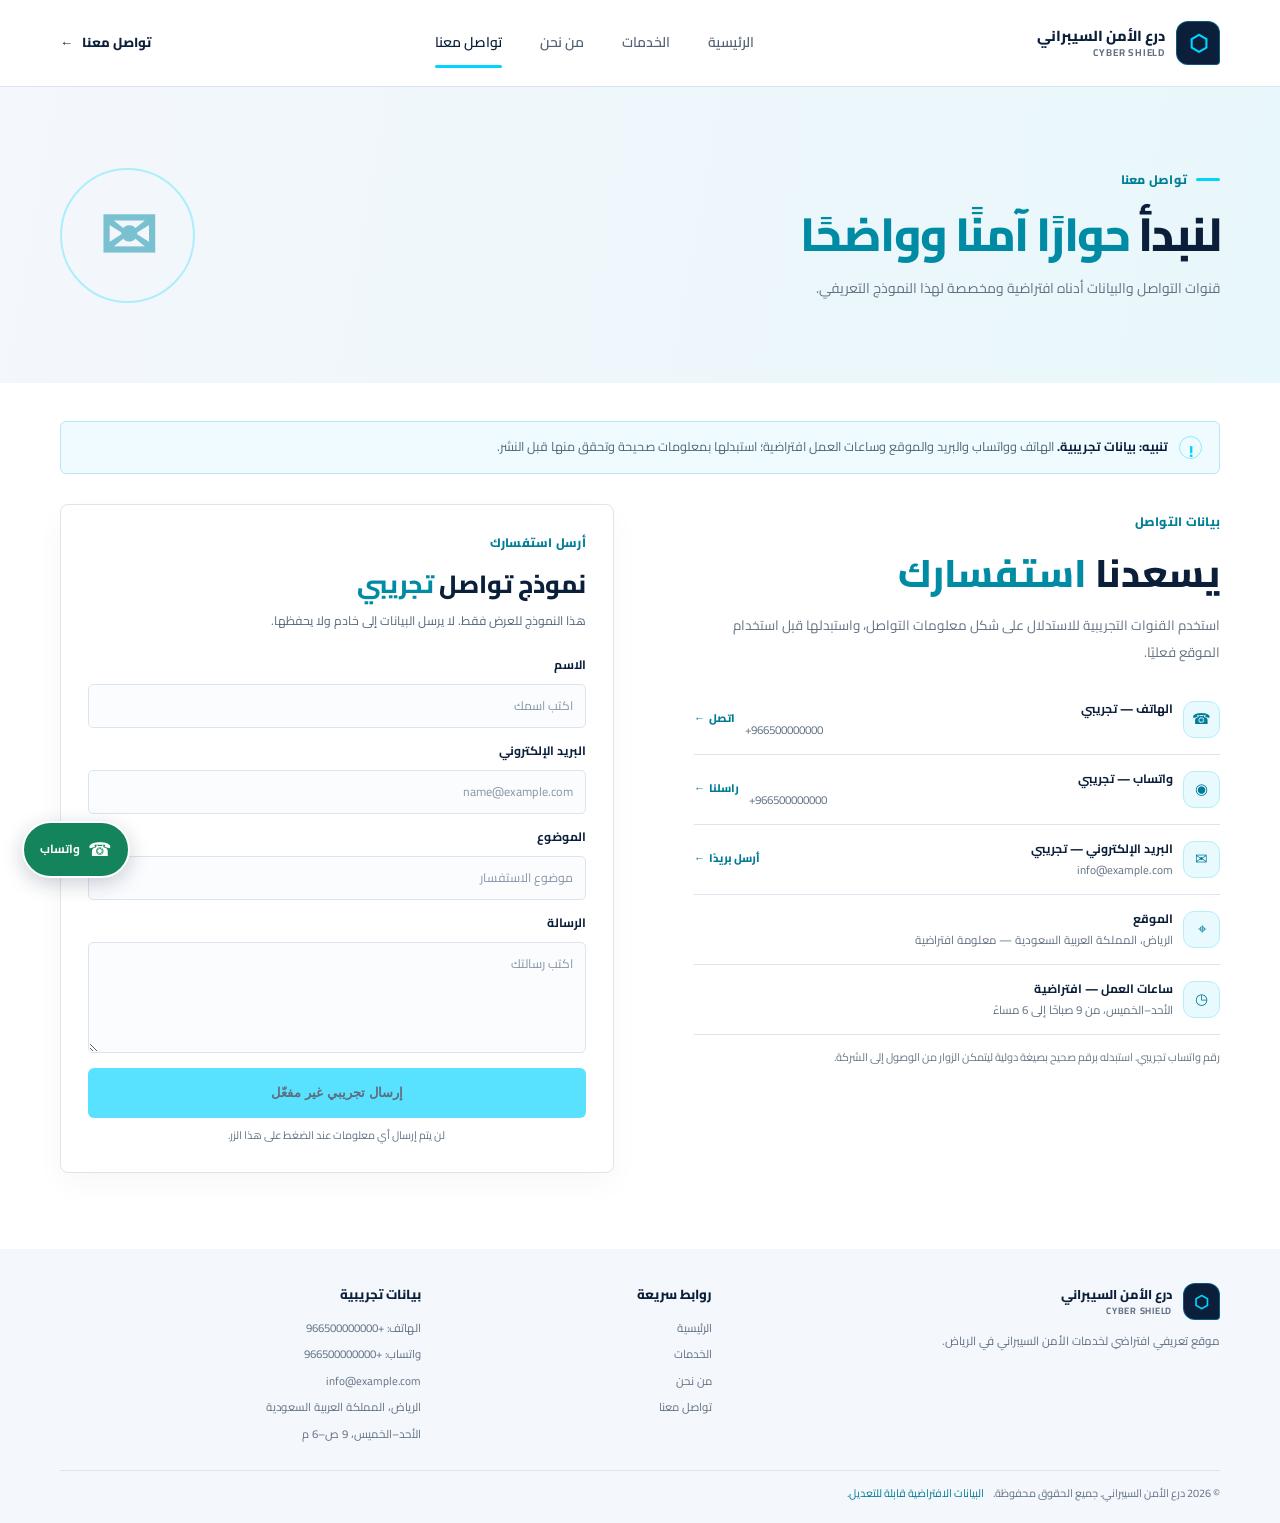
<file: contact.html>
<!doctype html>
<html lang="ar" dir="rtl">
<head>
  <meta charset="utf-8">
  <meta name="viewport" content="width=device-width, initial-scale=1">
  <meta name="theme-color" content="#0B1F3A">
  <meta name="description" content="بيانات تواصل ونموذج شكلي تجريبي لشركة درع الأمن السيبراني الافتراضية في الرياض.">
  <title>تواصل معنا | درع الأمن السيبراني</title>
  <link rel="preconnect" href="https://fonts.googleapis.com">
  <link rel="preconnect" href="https://fonts.gstatic.com" crossorigin>
  <link href="https://fonts.googleapis.com/css2?family=Cairo:wght@400;500;600;700;800&display=swap" rel="stylesheet">
  <link rel="stylesheet" href="style.css">
</head>
<body>
  <header class="site-header"><div class="container header-inner">
    <a class="brand" href="index.html" aria-label="درع الأمن السيبراني - الرئيسية"><span class="brand-mark" aria-hidden="true">⬡</span><span class="brand-name">درع الأمن السيبراني<span>CYBER SHIELD</span></span></a>
    <nav class="main-nav" aria-label="التنقل الرئيسي"><a href="index.html">الرئيسية</a><a href="services.html">الخدمات</a><a href="about.html">من نحن</a><a class="active" href="contact.html" aria-current="page">تواصل معنا</a></nav>
    <a class="header-cta" href="contact.html">تواصل معنا <span aria-hidden="true">←</span></a>
  </div></header>
  <main>
    <section class="page-hero"><div class="container page-hero-inner"><div><p class="eyebrow"><span></span> تواصل معنا</p><h1>لنبدأ <span>حوارًا آمنًا وواضحًا</span></h1><p>قنوات التواصل والبيانات أدناه افتراضية ومخصصة لهذا النموذج التعريفي.</p></div><div class="page-hero-symbol" aria-hidden="true">✉</div></div></section>
    <section class="section contact-content"><div class="container">
      <div class="demo-banner"><span aria-hidden="true">!</span><p><strong>تنبيه: بيانات تجريبية.</strong> الهاتف وواتساب والبريد والموقع وساعات العمل افتراضية؛ استبدلها بمعلومات صحيحة وتحقق منها قبل النشر.</p></div>
      <div class="contact-grid">
        <div class="contact-copy">
          <p class="eyebrow">بيانات التواصل</p><h2>يسعدنا <span>استفسارك</span></h2>
          <p>استخدم القنوات التجريبية للاستدلال على شكل معلومات التواصل، واستبدلها قبل استخدام الموقع فعليًا.</p>
          <div class="contact-methods">
            <div class="contact-detail"><span class="detail-icon" aria-hidden="true">☎</span><span><strong>الهاتف — تجريبي</strong><a href="tel:+966500000000" dir="ltr">+966500000000</a></span><a class="method-link" href="tel:+966500000000">اتصل <span aria-hidden="true">←</span></a></div>
            <div class="contact-detail"><span class="detail-icon" aria-hidden="true">◉</span><span><strong>واتساب — تجريبي</strong><small dir="ltr">+966500000000</small></span><a class="method-link" href="https://wa.me/966500000000" target="_blank" rel="noopener noreferrer">راسلنا <span aria-hidden="true">←</span></a></div>
            <div class="contact-detail"><span class="detail-icon" aria-hidden="true">✉</span><span><strong>البريد الإلكتروني — تجريبي</strong><a href="mailto:info@example.com">info@example.com</a></span><a class="method-link" href="mailto:info@example.com">أرسل بريدًا <span aria-hidden="true">←</span></a></div>
            <div class="contact-detail"><span class="detail-icon" aria-hidden="true">⌖</span><span><strong>الموقع</strong><small>الرياض، المملكة العربية السعودية — معلومة افتراضية</small></span></div>
            <div class="contact-detail"><span class="detail-icon" aria-hidden="true">◷</span><span><strong>ساعات العمل — افتراضية</strong><small>الأحد–الخميس، من 9 صباحًا إلى 6 مساءً</small></span></div>
          </div>
          <p class="contact-hint">رقم واتساب تجريبي. استبدله برقم صحيح بصيغة دولية ليتمكن الزوار من الوصول إلى الشركة.</p>
        </div>
        <div class="form-panel">
          <p class="eyebrow">أرسل استفسارك</p><h2>نموذج تواصل <span>تجريبي</span></h2>
          <p class="form-notice">هذا النموذج للعرض فقط. لا يرسل البيانات إلى خادم ولا يحفظها.</p>
          <form>
            <label for="contact-name">الاسم</label>
            <input id="contact-name" name="name" type="text" autocomplete="name" placeholder="اكتب اسمك">
            <label for="contact-email">البريد الإلكتروني</label>
            <input id="contact-email" name="email" type="email" autocomplete="email" placeholder="name@example.com">
            <label for="contact-subject">الموضوع</label>
            <input id="contact-subject" name="subject" type="text" placeholder="موضوع الاستفسار">
            <label for="contact-message">الرسالة</label>
            <textarea id="contact-message" name="message" rows="4" placeholder="اكتب رسالتك"></textarea>
            <button class="button button-primary form-button" type="button" disabled>إرسال تجريبي غير مفعّل</button>
            <small class="form-disclaimer">لن يتم إرسال أي معلومات عند الضغط على هذا الزر.</small>
          </form>
        </div>
      </div>
    </div></section>
  </main>
  <footer class="site-footer"><div class="container footer-grid">
    <div><a class="brand brand-footer" href="index.html"><span class="brand-mark" aria-hidden="true">⬡</span><span class="brand-name">درع الأمن السيبراني<span>CYBER SHIELD</span></span></a><p class="footer-description">موقع تعريفي افتراضي لخدمات الأمن السيبراني في الرياض.</p></div>
    <div class="footer-links"><h2>روابط سريعة</h2><a href="index.html">الرئيسية</a><a href="services.html">الخدمات</a><a href="about.html">من نحن</a><a href="contact.html">تواصل معنا</a></div>
    <div class="footer-contact"><h2>بيانات تجريبية</h2><a href="tel:+966500000000">الهاتف: +966500000000</a><a href="https://wa.me/966500000000" target="_blank" rel="noopener noreferrer">واتساب: +966500000000</a><a href="mailto:info@example.com">info@example.com</a><p>الرياض، المملكة العربية السعودية</p><p>الأحد–الخميس، 9 ص–6 م</p></div>
    <small class="copyright">© 2026 درع الأمن السيبراني. جميع الحقوق محفوظة. <span>البيانات الافتراضية قابلة للتعديل.</span></small>
  </div></footer>
  <a class="whatsapp-float" href="https://wa.me/966500000000?text=%D9%85%D8%B1%D8%AD%D8%A8%D8%A7%D9%8B%D8%8C%20%D8%A3%D8%B1%D8%BA%D8%A8%20%D9%81%D9%8A%20%D8%A7%D9%84%D8%A7%D8%B3%D8%AA%D9%81%D8%B3%D8%A7%D8%B1%20%D8%B9%D9%86%20%D8%AE%D8%AF%D9%85%D8%A7%D8%AA%20%D8%A7%D9%84%D8%A3%D9%85%D9%86%20%D8%A7%D9%84%D8%B3%D9%8A%D8%A8%D8%B1%D8%A7%D9%86%D9%8A" target="_blank" rel="noopener noreferrer" aria-label="واتساب تجريبي؛ استبدل الرقم برقم حقيقي قبل النشر"><span aria-hidden="true">☎</span><span class="whatsapp-label">واتساب</span></a>
</body>
</html>
</file>
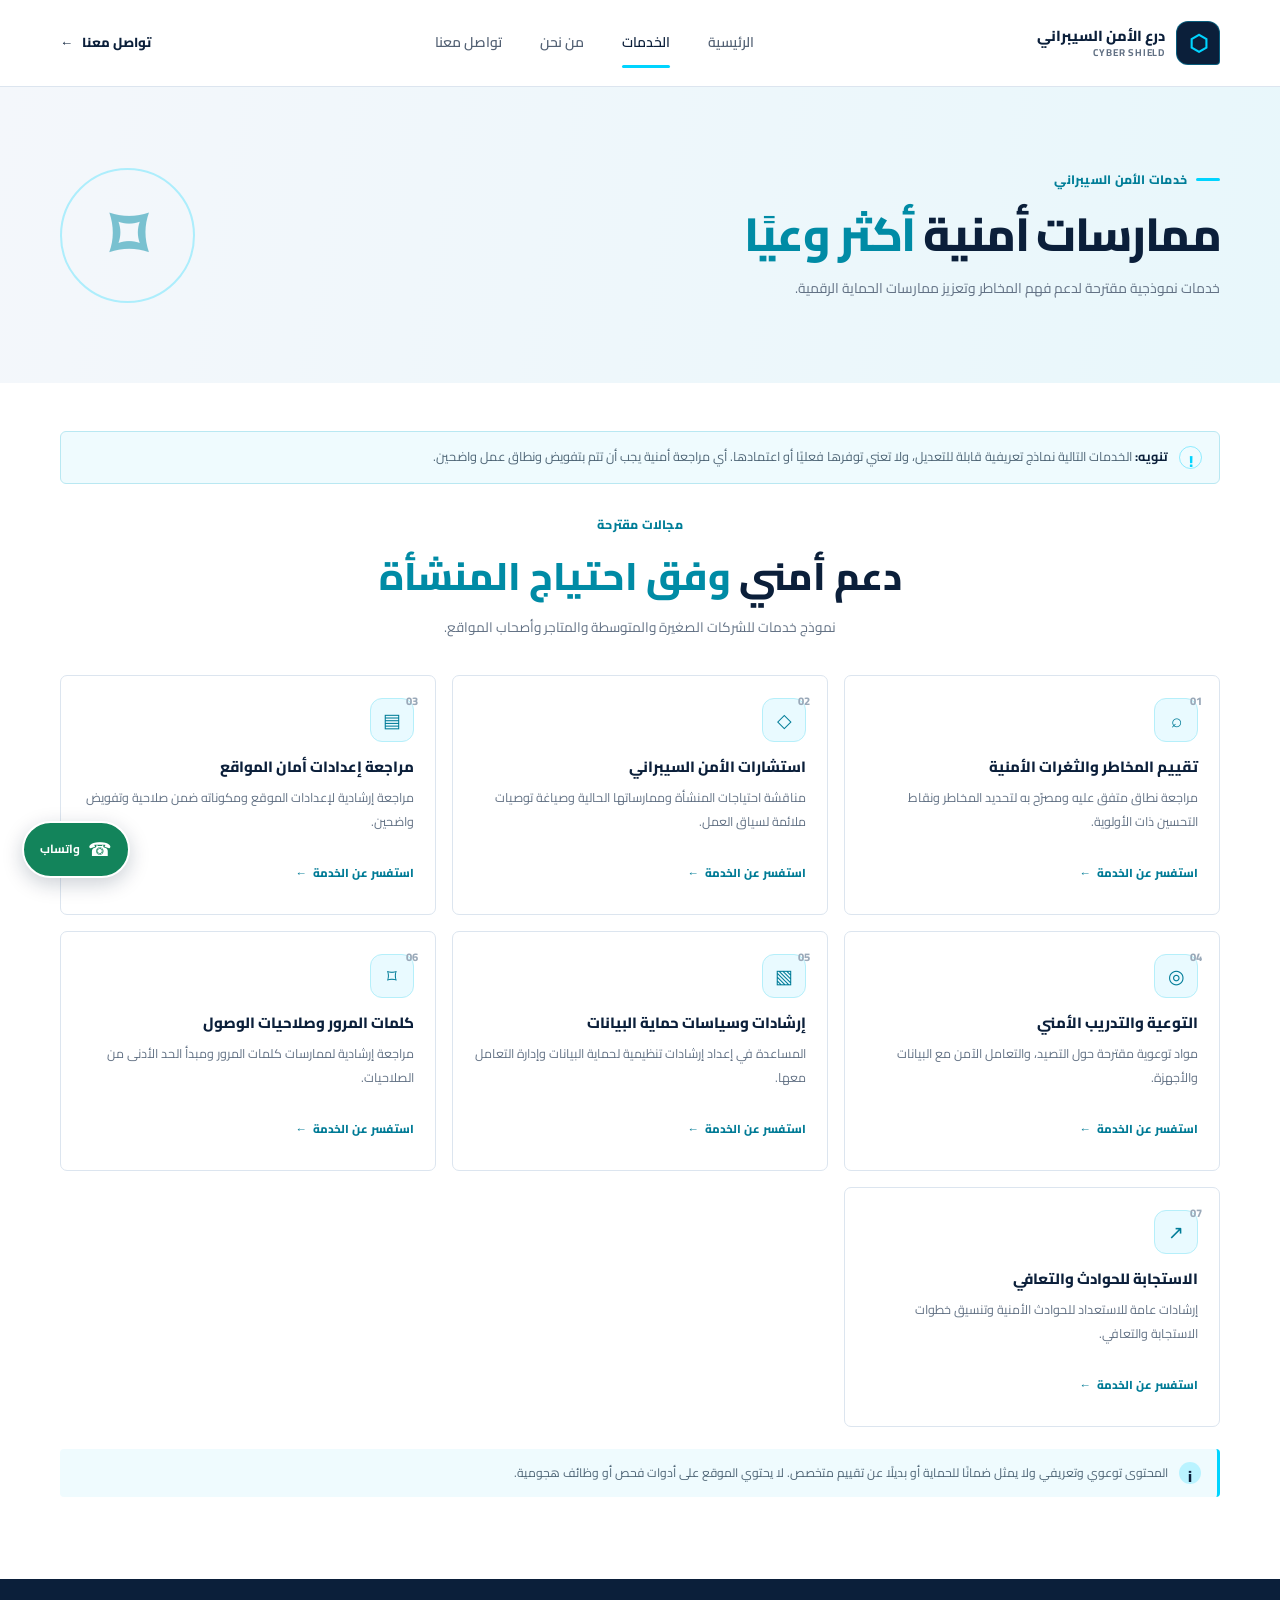
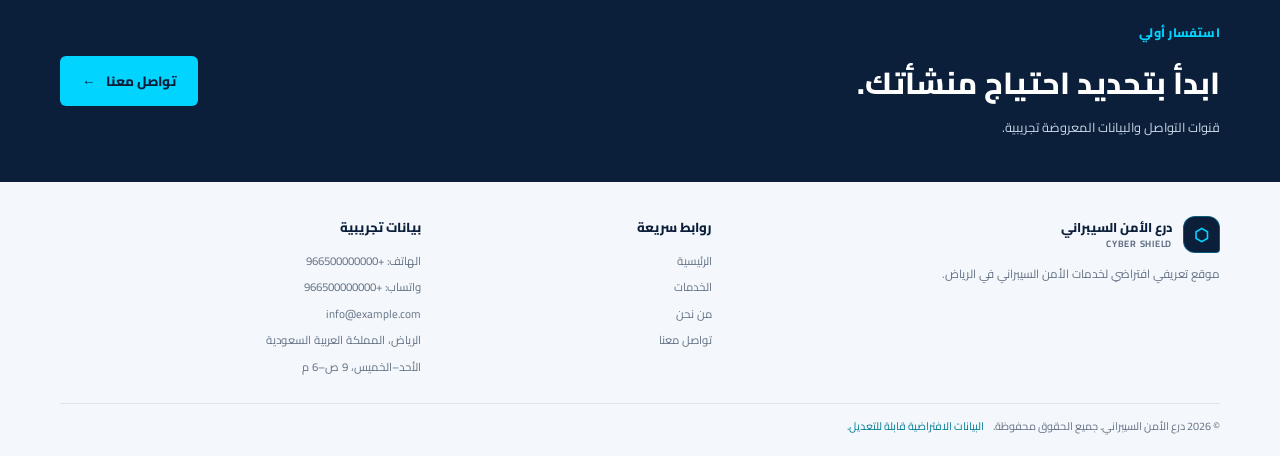
<file: services.html>
<!doctype html>
<html lang="ar" dir="rtl">
<head>
  <meta charset="utf-8">
  <meta name="viewport" content="width=device-width, initial-scale=1">
  <meta name="theme-color" content="#0B1F3A">
  <meta name="description" content="خدمات أمن سيبراني نموذجية قابلة للتعديل من شركة درع الأمن السيبراني الافتراضية.">
  <title>الخدمات | درع الأمن السيبراني</title>
  <link rel="preconnect" href="https://fonts.googleapis.com">
  <link rel="preconnect" href="https://fonts.gstatic.com" crossorigin>
  <link href="https://fonts.googleapis.com/css2?family=Cairo:wght@400;500;600;700;800&display=swap" rel="stylesheet">
  <link rel="stylesheet" href="style.css">
</head>
<body>
  <header class="site-header"><div class="container header-inner">
    <a class="brand" href="index.html" aria-label="درع الأمن السيبراني - الرئيسية"><span class="brand-mark" aria-hidden="true">⬡</span><span class="brand-name">درع الأمن السيبراني<span>CYBER SHIELD</span></span></a>
    <nav class="main-nav" aria-label="التنقل الرئيسي"><a href="index.html">الرئيسية</a><a class="active" href="services.html" aria-current="page">الخدمات</a><a href="about.html">من نحن</a><a href="contact.html">تواصل معنا</a></nav>
    <a class="header-cta" href="contact.html">تواصل معنا <span aria-hidden="true">←</span></a>
  </div></header>
  <main>
    <section class="page-hero"><div class="container page-hero-inner"><div><p class="eyebrow"><span></span> خدمات الأمن السيبراني</p><h1>ممارسات أمنية <span>أكثر وعيًا</span></h1><p>خدمات نموذجية مقترحة لدعم فهم المخاطر وتعزيز ممارسات الحماية الرقمية.</p></div><div class="page-hero-symbol" aria-hidden="true">⌑</div></div></section>
    <section class="section services-content"><div class="container">
      <div class="demo-banner"><span aria-hidden="true">!</span><p><strong>تنويه:</strong> الخدمات التالية نماذج تعريفية قابلة للتعديل، ولا تعني توفرها فعليًا أو اعتمادها. أي مراجعة أمنية يجب أن تتم بتفويض ونطاق عمل واضحين.</p></div>
      <div class="section-heading centered"><p class="eyebrow">مجالات مقترحة</p><h2>دعم أمني <span>وفق احتياج المنشأة</span></h2><p>نموذج خدمات للشركات الصغيرة والمتوسطة والمتاجر وأصحاب المواقع.</p></div>
      <div class="services-grid">
        <article class="service-card"><span class="service-number">01</span><div class="service-icon" aria-hidden="true">⌕</div><h3>تقييم المخاطر والثغرات الأمنية</h3><p>مراجعة نطاق متفق عليه ومصرّح به لتحديد المخاطر ونقاط التحسين ذات الأولوية.</p><a href="contact.html">استفسر عن الخدمة <span aria-hidden="true">←</span></a></article>
        <article class="service-card"><span class="service-number">02</span><div class="service-icon" aria-hidden="true">◇</div><h3>استشارات الأمن السيبراني</h3><p>مناقشة احتياجات المنشأة وممارساتها الحالية وصياغة توصيات ملائمة لسياق العمل.</p><a href="contact.html">استفسر عن الخدمة <span aria-hidden="true">←</span></a></article>
        <article class="service-card"><span class="service-number">03</span><div class="service-icon" aria-hidden="true">▤</div><h3>مراجعة إعدادات أمان المواقع</h3><p>مراجعة إرشادية لإعدادات الموقع ومكوناته ضمن صلاحية وتفويض واضحين.</p><a href="contact.html">استفسر عن الخدمة <span aria-hidden="true">←</span></a></article>
        <article class="service-card"><span class="service-number">04</span><div class="service-icon" aria-hidden="true">◎</div><h3>التوعية والتدريب الأمني</h3><p>مواد توعوية مقترحة حول التصيد، والتعامل الآمن مع البيانات والأجهزة.</p><a href="contact.html">استفسر عن الخدمة <span aria-hidden="true">←</span></a></article>
        <article class="service-card"><span class="service-number">05</span><div class="service-icon" aria-hidden="true">▧</div><h3>إرشادات وسياسات حماية البيانات</h3><p>المساعدة في إعداد إرشادات تنظيمية لحماية البيانات وإدارة التعامل معها.</p><a href="contact.html">استفسر عن الخدمة <span aria-hidden="true">←</span></a></article>
        <article class="service-card"><span class="service-number">06</span><div class="service-icon" aria-hidden="true">⌑</div><h3>كلمات المرور وصلاحيات الوصول</h3><p>مراجعة إرشادية لممارسات كلمات المرور ومبدأ الحد الأدنى من الصلاحيات.</p><a href="contact.html">استفسر عن الخدمة <span aria-hidden="true">←</span></a></article>
        <article class="service-card"><span class="service-number">07</span><div class="service-icon" aria-hidden="true">↗</div><h3>الاستجابة للحوادث والتعافي</h3><p>إرشادات عامة للاستعداد للحوادث الأمنية وتنسيق خطوات الاستجابة والتعافي.</p><a href="contact.html">استفسر عن الخدمة <span aria-hidden="true">←</span></a></article>
      </div>
      <div class="notice-box"><span aria-hidden="true">i</span><p>المحتوى توعوي وتعريفي ولا يمثل ضمانًا للحماية أو بديلًا عن تقييم متخصص. لا يحتوي الموقع على أدوات فحص أو وظائف هجومية.</p></div>
    </div></section>
    <section class="cta-section"><div class="container cta-inner"><div><p class="eyebrow">استفسار أولي</p><h2>ابدأ بتحديد احتياج منشأتك.</h2><p>قنوات التواصل والبيانات المعروضة تجريبية.</p></div><a class="button button-light" href="contact.html">تواصل معنا <span aria-hidden="true">←</span></a></div></section>
  </main>
  <footer class="site-footer"><div class="container footer-grid">
    <div><a class="brand brand-footer" href="index.html"><span class="brand-mark" aria-hidden="true">⬡</span><span class="brand-name">درع الأمن السيبراني<span>CYBER SHIELD</span></span></a><p class="footer-description">موقع تعريفي افتراضي لخدمات الأمن السيبراني في الرياض.</p></div>
    <div class="footer-links"><h2>روابط سريعة</h2><a href="index.html">الرئيسية</a><a href="services.html">الخدمات</a><a href="about.html">من نحن</a><a href="contact.html">تواصل معنا</a></div>
    <div class="footer-contact"><h2>بيانات تجريبية</h2><a href="tel:+966500000000">الهاتف: +966500000000</a><a href="https://wa.me/966500000000" target="_blank" rel="noopener noreferrer">واتساب: +966500000000</a><a href="mailto:info@example.com">info@example.com</a><p>الرياض، المملكة العربية السعودية</p><p>الأحد–الخميس، 9 ص–6 م</p></div>
    <small class="copyright">© 2026 درع الأمن السيبراني. جميع الحقوق محفوظة. <span>البيانات الافتراضية قابلة للتعديل.</span></small>
  </div></footer>
  <a class="whatsapp-float" href="https://wa.me/966500000000?text=%D9%85%D8%B1%D8%AD%D8%A8%D8%A7%D9%8B%D8%8C%20%D8%A3%D8%B1%D8%BA%D8%A8%20%D9%81%D9%8A%20%D8%A7%D9%84%D8%A7%D8%B3%D8%AA%D9%81%D8%B3%D8%A7%D8%B1%20%D8%B9%D9%86%20%D8%AE%D8%AF%D9%85%D8%A7%D8%AA%20%D8%A7%D9%84%D8%A3%D9%85%D9%86%20%D8%A7%D9%84%D8%B3%D9%8A%D8%A8%D8%B1%D8%A7%D9%86%D9%8A" target="_blank" rel="noopener noreferrer" aria-label="واتساب تجريبي؛ استبدل الرقم برقم حقيقي قبل النشر"><span aria-hidden="true">☎</span><span class="whatsapp-label">واتساب</span></a>
</body>
</html>
</file>
<file: style.css>
:root {
  color-scheme: light;
  --color-primary: #0B1F3A;
  --color-primary-light: #17375d;
  --color-secondary: #00D4FF;
  --color-background: #F4F7FB;
  --color-text: #182230;
  --color-muted: #627184;
  --color-border: #DCE5EF;
  --color-card: #FFFFFF;
  --font-family: "Cairo", "Tahoma", sans-serif;
}

* { box-sizing: border-box; }
html { scroll-behavior: smooth; }
body { margin: 0; color: var(--color-text); background: #fff; font-family: var(--font-family); font-size: 1rem; line-height: 1.8; }
a { color: inherit; text-decoration: none; }
img { display: block; max-inline-size: 100%; }
.container { inline-size: min(1160px, calc(100% - 48px)); margin-inline: auto; }

.site-header { position: relative; z-index: 5; background: #fff; border-block-end: 1px solid var(--color-border); }
.header-inner { display: flex; min-block-size: 86px; align-items: center; justify-content: space-between; gap: 28px; }
.brand { display: inline-flex; flex: 0 0 auto; align-items: center; gap: 11px; }
.brand-mark { display: grid; inline-size: 44px; block-size: 44px; place-items: center; border: 1px solid #00d4ff55; border-radius: 12px 12px 4px 12px; color: var(--color-secondary); background: var(--color-primary); font-size: 1.35rem; font-weight: 800; }
.brand-name { display: flex; flex-direction: column; color: var(--color-primary); font-size: .91rem; font-weight: 800; line-height: 1.4; }
.brand-name span { color: var(--color-muted); font-size: .62rem; font-weight: 700; letter-spacing: .08em; direction: ltr; text-align: right; }
.main-nav { display: flex; align-items: center; gap: clamp(18px, 3vw, 38px); }
.main-nav a { position: relative; padding-block: 28px; color: #536174; font-size: .87rem; font-weight: 600; transition: color .2s ease; }
.main-nav a:hover, .main-nav a.active { color: var(--color-primary); }
.main-nav a.active::after { position: absolute; inset-inline: 0; inset-block-end: 16px; block-size: 3px; border-radius: 3px; background: var(--color-secondary); content: ""; }
.header-cta { display: inline-flex; align-items: center; gap: 9px; color: var(--color-primary); font-size: .82rem; font-weight: 800; }
.header-cta span, .button span, .text-link span, .preview-card a span { transition: transform .2s ease; }
.header-cta:hover span, .button:hover span, .text-link:hover span, .preview-card a:hover span { transform: translateX(-4px); }

.hero { overflow: hidden; padding-block: 76px 32px; color: #fff; background: radial-gradient(ellipse at 10% 0%, #17436c 0%, transparent 44%), var(--color-primary); }
.hero-grid { display: grid; grid-template-columns: 1fr .95fr; align-items: center; gap: clamp(48px, 8vw, 100px); }
.hero-copy { padding-block: 10px; }
.eyebrow { display: flex; align-items: center; gap: 9px; margin: 0 0 12px; color: #007e98; font-size: .77rem; font-weight: 800; letter-spacing: .02em; }
.eyebrow > span { inline-size: 24px; block-size: 3px; border-radius: 3px; background: var(--color-secondary); }
.hero .eyebrow, .awareness-section .eyebrow, .cta-section .eyebrow, .contact-panel .eyebrow { color: var(--color-secondary); }
.hero h1, .page-hero h1 { margin: 0; color: var(--color-primary); font-size: clamp(2.35rem, 5vw, 3.9rem); font-weight: 800; line-height: 1.35; letter-spacing: -.035em; }
.hero h1 { color: #fff; }
.hero h1 span { color: var(--color-secondary); }
.hero-lead { max-inline-size: 530px; margin: 18px 0 25px; color: #d5e1ee; font-size: .96rem; line-height: 2; }
.hero-actions { display: flex; flex-wrap: wrap; align-items: center; gap: 12px; }
.button { display: inline-flex; min-block-size: 50px; align-items: center; justify-content: center; gap: 11px; padding-inline: 21px; border: 1px solid transparent; border-radius: 6px; font-size: .84rem; font-weight: 800; transition: background .2s ease, color .2s ease, border-color .2s ease, transform .2s ease; }
.button-primary { color: var(--color-primary); background: var(--color-secondary); }
.button-primary:hover { transform: translateY(-2px); background: #67e6ff; }
.button-outline { border-color: #ffffff65; color: #fff; background: #ffffff08; }
.button-outline:hover { border-color: var(--color-secondary); color: var(--color-secondary); }
.location-note { display: flex; align-items: center; flex-wrap: wrap; gap: 8px; margin-block-start: 27px; color: #c5d4e4; font-size: .77rem; }
.location-note > span { color: var(--color-secondary); font-size: 1.1rem; }
.demo-tag { padding: 2px 8px; border: 1px solid #00d4ff48; border-radius: 20px; color: var(--color-secondary); font-size: .67rem; }
.hero-visual { position: relative; isolation: isolate; min-block-size: 415px; padding: 0 0 22px 20px; }
.hero-visual > img { position: relative; z-index: 1; inline-size: 100%; block-size: 390px; border: 1px solid #ffffff35; border-radius: 8px; object-fit: cover; opacity: .78; }
.hero-visual::after { position: absolute; z-index: 1; inset: 0 0 22px 20px; border-radius: 8px; background: linear-gradient(135deg, #0b1f3a1c, #0b1f3a72); content: ""; pointer-events: none; }
.security-orbit { position: absolute; z-index: 2; border: 1px solid #00d4ff88; border-radius: 50%; pointer-events: none; }
.orbit-one { inset-block-start: 24px; inset-inline-start: 44px; inline-size: 170px; block-size: 170px; }
.orbit-two { inset-block-start: 54px; inset-inline-start: 74px; inline-size: 110px; block-size: 110px; border-style: dashed; }
.shield-card { position: absolute; z-index: 3; inset-inline-start: -18px; inset-block-end: 0; display: flex; align-items: center; gap: 12px; padding: 15px 18px; border: 1px solid #00d4ff45; border-radius: 6px; color: #fff; background: #102b4c; box-shadow: 0 12px 32px #0003; }
.shield-icon { display: grid; inline-size: 38px; block-size: 38px; place-items: center; border: 1px solid #00d4ff75; border-radius: 50%; color: var(--color-secondary); font-size: 1.2rem; }
.shield-card > span:last-child { display: flex; flex-direction: column; line-height: 1.6; }
.shield-card strong { font-size: .79rem; }
.shield-card small { color: #b5c8dc; font-size: .68rem; }
.visual-label { position: absolute; z-index: 3; inset-inline-end: 34px; inset-block-end: 40px; color: #b6d7e8; font-size: .59rem; letter-spacing: .14em; direction: ltr; }
.demo-notice { display: flex; align-items: center; gap: 10px; margin-block-start: 29px; padding-block: 12px; border-block-start: 1px solid #ffffff24; color: #c1d0df; font-size: .73rem; }
.demo-notice > span, .demo-banner > span { display: grid; inline-size: 23px; block-size: 23px; flex: 0 0 auto; place-items: center; border: 1px solid #00d4ff68; border-radius: 50%; color: var(--color-secondary); font-weight: 800; }
.demo-notice p { margin: 0; }

.section { padding-block: 82px; }
.section-heading { margin-block-end: 36px; }
.section-heading.centered { max-inline-size: 700px; margin-inline: auto; text-align: center; }
.section-heading.centered .eyebrow { justify-content: center; }
.section-heading h2, .about-copy h2, .contact-copy h2, .form-panel h2 { margin: 0; color: var(--color-primary); font-size: clamp(1.8rem, 3vw, 2.4rem); font-weight: 800; line-height: 1.5; }
.section-heading h2 span, .about-copy h2 span, .contact-copy h2 span, .form-panel h2 span { color: #008ba5; }
.section-heading > p:last-child { margin: 9px 0 0; color: var(--color-muted); font-size: .85rem; }
.benefit-grid { display: grid; grid-template-columns: repeat(3, 1fr); gap: 18px; }
.benefit-card { min-block-size: 200px; padding: 25px; border: 1px solid var(--color-border); border-radius: 7px; background: #fff; transition: transform .22s ease, box-shadow .22s ease; }
.benefit-card:hover, .preview-card:hover, .service-card:hover { transform: translateY(-4px); box-shadow: 0 14px 32px #0b1f3a12; }
.feature-icon { display: inline-grid; inline-size: 42px; block-size: 42px; place-items: center; border: 1px solid #b5effa; border-radius: 12px; color: #007c98; background: #e9faff; font-size: .77rem; font-weight: 800; }
.benefit-card h3, .preview-card h3, .service-card h3, .value-card h3 { margin: 13px 0 5px; color: var(--color-primary); font-size: .98rem; font-weight: 800; }
.benefit-card p, .preview-card p, .service-card p, .value-card p { margin: 0; color: var(--color-muted); font-size: .81rem; line-height: 1.95; }

.services-preview { padding-block-start: 57px; background: var(--color-background); }
.split-heading { display: flex; align-items: end; justify-content: space-between; gap: 35px; }
.split-heading h2 { margin: 0; color: var(--color-primary); font-size: clamp(1.8rem, 3vw, 2.35rem); font-weight: 800; }
.split-heading h2 span { color: #008ba5; }
.text-link { display: inline-flex; flex: 0 0 auto; align-items: center; gap: 8px; color: #007b96; font-size: .79rem; font-weight: 800; }
.preview-grid { display: grid; grid-template-columns: repeat(3, 1fr); gap: 17px; }
.preview-card { min-block-size: 225px; padding: 23px; border: 1px solid var(--color-border); border-radius: 7px; background: #fff; transition: transform .22s ease, box-shadow .22s ease; }
.preview-icon { display: grid; inline-size: 44px; block-size: 44px; place-items: center; border: 1px solid #b5effa; border-radius: 12px; color: #007c98; background: #e9faff; font-size: 1.25rem; }
.preview-card a { display: inline-flex; align-items: center; gap: 6px; margin-block-start: 13px; color: #007b96; font-size: .75rem; font-weight: 800; }

.awareness-section { padding-block: 64px; color: #fff; background: #102b4c; }
.awareness-grid { display: grid; grid-template-columns: .75fr 1fr; align-items: center; gap: clamp(50px, 9vw, 120px); }
.awareness-section h2 { margin: 0; color: #fff; font-size: clamp(1.9rem, 3.5vw, 2.8rem); font-weight: 800; line-height: 1.5; }
.awareness-section h2 span { color: var(--color-secondary); }
.awareness-section > .container > div > p:not(.eyebrow) { max-inline-size: 590px; color: #c8d7e7; font-size: .85rem; line-height: 2; }
.button-outline-light { margin-block-start: 10px; border-color: #00d4ff8c; color: #fff; }
.button-outline-light:hover { color: var(--color-secondary); background: #00d4ff10; }
.awareness-symbol { position: relative; display: grid; inline-size: 250px; block-size: 250px; place-items: center; justify-self: center; border: 1px solid #00d4ff66; border-radius: 50%; background: radial-gradient(circle, #00d4ff1d, transparent 65%); }
.awareness-symbol::before, .awareness-symbol::after { position: absolute; inset: 24px; border: 1px dashed #00d4ff58; border-radius: 50%; content: ""; }
.awareness-symbol::after { inset: 50px; border-style: solid; }
.awareness-symbol > span { position: absolute; z-index: 1; display: grid; inline-size: 33px; block-size: 33px; place-items: center; border: 1px solid #00d4ff77; border-radius: 50%; color: var(--color-secondary); background: #102b4c; font-size: .58rem; }
.awareness-symbol > span:nth-child(1) { inset-block-start: 27px; }
.awareness-symbol > span:nth-child(2) { inset-inline-start: 17px; inset-block-end: 67px; }
.awareness-symbol > span:nth-child(3) { inset-inline-end: 17px; inset-block-end: 67px; }
.awareness-symbol i { position: relative; z-index: 1; color: var(--color-secondary); font-size: 4rem; font-style: normal; }

.testimonials-section { background: #fff; }
.testimonial-grid { display: grid; grid-template-columns: repeat(3, 1fr); gap: 17px; }
.quote-card { position: relative; padding: 24px 22px 19px; border: 1px solid var(--color-border); border-radius: 7px; background: #fff; }
.quote-mark { position: absolute; inset-block-start: 8px; inset-inline-start: 16px; color: #9ceeff; font-family: Georgia, serif; font-size: 3.2rem; line-height: 1; }
.quote-card blockquote { position: relative; min-block-size: 88px; margin: 18px 0; color: #506074; font-size: .8rem; line-height: 2; }
.quote-author { display: flex; align-items: center; gap: 10px; padding-block-start: 13px; border-block-start: 1px solid var(--color-border); }
.avatar { display: grid; inline-size: 36px; block-size: 36px; flex: 0 0 auto; place-items: center; border-radius: 50%; color: var(--color-primary); background: #e9faff; font-weight: 800; }
.avatar-alt { color: #266176; background: #eaf4f8; }
.avatar-third { color: #3e5774; background: #edf1f6; }
.quote-author > span:last-child { display: flex; flex-direction: column; line-height: 1.5; }
.quote-author strong { color: var(--color-primary); font-size: .76rem; }
.quote-author small { color: var(--color-muted); font-size: .66rem; }
.sample-note { margin: 16px 0 0; color: #667689; font-size: .71rem; text-align: center; }

.cta-section { padding-block: 43px; color: #fff; background: var(--color-primary); }
.cta-inner { display: flex; align-items: center; justify-content: space-between; gap: 30px; }
.cta-section .eyebrow { color: var(--color-secondary); }
.cta-section h2 { margin: 0; font-size: clamp(1.35rem, 3vw, 1.9rem); font-weight: 800; }
.cta-section p:not(.eyebrow) { margin: 5px 0 0; color: #cad9e8; font-size: .8rem; }
.button-light { flex: 0 0 auto; color: var(--color-primary); background: var(--color-secondary); }
.button-light:hover { background: #67e6ff; }
.site-footer { padding-block: 34px 19px; background: var(--color-background); }
.footer-grid { display: grid; grid-template-columns: 1.3fr .7fr 1fr; gap: 26px 38px; }
.brand-footer .brand-mark { inline-size: 37px; block-size: 37px; font-size: 1.05rem; }
.brand-footer .brand-name { font-size: .8rem; }
.brand-footer .brand-name span { font-size: .58rem; }
.footer-description { max-inline-size: 325px; margin: 11px 0 0; color: var(--color-muted); font-size: .73rem; }
.footer-links, .footer-contact { display: flex; align-items: flex-start; flex-direction: column; gap: 6px; }
.footer-links h2, .footer-contact h2 { margin: 0 0 5px; color: var(--color-primary); font-size: .82rem; font-weight: 800; }
.footer-links a, .footer-contact a, .footer-contact p { margin: 0; color: var(--color-muted); font-size: .71rem; }
.footer-links a:hover, .footer-contact a:hover { color: #007b96; }
.copyright { grid-column: 1 / -1; padding-block-start: 13px; border-block-start: 1px solid var(--color-border); color: var(--color-muted); font-size: .68rem; }
.copyright span { margin-inline-start: 7px; color: #007b96; }
.whatsapp-float { position: fixed; z-index: 10; inset-inline-end: 22px; inset-block-end: 22px; display: flex; min-inline-size: 57px; block-size: 57px; align-items: center; justify-content: center; gap: 8px; padding-inline: 16px; border: 2px solid #fff; border-radius: 30px; color: #fff; background: #13845b; box-shadow: 0 6px 20px #0b1f3a35; font-size: 1.2rem; transition: transform .2s ease, background .2s ease; }
.whatsapp-float:hover { transform: translateY(-3px); background: #0e6948; }
.whatsapp-label { font-size: .74rem; font-weight: 700; }

.page-hero { overflow: hidden; position: relative; padding-block: 58px; background: linear-gradient(100deg, var(--color-background) 0%, #e8f7fb 100%); }
.page-hero-inner { position: relative; display: flex; min-block-size: 180px; align-items: center; justify-content: space-between; gap: 28px; }
.page-hero h1 { font-size: clamp(1.95rem, 4vw, 2.9rem); }
.page-hero h1 span { color: #008ba5; }
.page-hero-inner > div:first-child > p:last-child { max-inline-size: 670px; margin: 11px 0 0; color: var(--color-muted); font-size: .87rem; }
.page-hero-symbol { display: grid; inline-size: 135px; block-size: 135px; flex: 0 0 auto; place-items: center; border: 2px solid #00d4ff4a; border-radius: 50%; color: #008ba580; font-size: 4.3rem; font-weight: 800; }
.services-content { padding-block-start: 48px; }
.demo-banner { display: flex; align-items: center; gap: 11px; margin-block-end: 30px; padding: 14px 17px; border: 1px solid #b9e8f2; border-radius: 6px; background: #effbfe; }
.demo-banner p { margin: 0; color: #4e6576; font-size: .79rem; }
.demo-banner strong { color: var(--color-primary); }
.services-grid { display: grid; grid-template-columns: repeat(3, 1fr); gap: 16px; }
.service-card { position: relative; min-block-size: 240px; padding: 22px 21px 19px; border: 1px solid var(--color-border); border-radius: 7px; background: #fff; transition: transform .22s ease, box-shadow .22s ease; }
.service-number { position: absolute; inset-block-start: 15px; inset-inline-start: 17px; color: #9aa9b9; font-size: .7rem; font-weight: 800; }
.service-icon { display: grid; inline-size: 44px; block-size: 44px; place-items: center; border: 1px solid #b5effa; border-radius: 12px; color: #007c98; background: #e9faff; font-size: 1.2rem; }
.service-card h3 { margin-block-start: 12px; font-size: .93rem; }
.service-card p { min-block-size: 68px; font-size: .78rem; }
.service-card a { display: inline-flex; align-items: center; gap: 6px; margin-block-start: 9px; color: #007b96; font-size: .72rem; font-weight: 800; }
.notice-box { display: flex; align-items: center; gap: 11px; margin-block-start: 22px; padding: 13px 16px; border-inline-start: 3px solid var(--color-secondary); border-radius: 4px; background: #effbfe; }
.notice-box > span { display: grid; inline-size: 22px; block-size: 22px; flex: 0 0 auto; place-items: center; border-radius: 50%; color: var(--color-primary); background: #baf3ff; font-weight: 800; }
.notice-box p { margin: 0; color: #4e6576; font-size: .76rem; }

.about-grid { display: grid; grid-template-columns: .95fr 1fr; align-items: center; gap: clamp(42px, 8vw, 95px); }
.about-image { position: relative; padding: 0 17px 17px 0; }
.about-image::before { position: absolute; z-index: -1; inset-inline-start: 0; inset-block-end: 0; inline-size: 54%; block-size: 55%; border-radius: 7px; background: #e9faff; content: ""; }
.about-image img { inline-size: 100%; block-size: 360px; border-radius: 8px; object-fit: cover; }
.image-caption { position: absolute; inset-inline-start: 0; inset-block-end: 0; padding: 11px 16px; border-radius: 4px; color: var(--color-primary); background: var(--color-secondary); font-size: .73rem; font-weight: 800; }
.about-copy > p:not(.eyebrow) { color: var(--color-muted); font-size: .85rem; line-height: 2; }
.values-section { background: var(--color-background); }
.values-grid { display: grid; grid-template-columns: repeat(4, 1fr); gap: 14px; }
.values-grid-about { grid-template-columns: repeat(3, 1fr); }
.value-card { padding: 19px; border: 1px solid var(--color-border); border-radius: 7px; background: #fff; }
.value-card > span { display: grid; inline-size: 38px; block-size: 38px; place-items: center; border: 1px solid #b5effa; border-radius: 11px; color: #007c98; background: #e9faff; font-size: 1.08rem; }
.value-card h3 { margin-block-start: 10px; }

.contact-content { padding-block: 38px 76px; }
.contact-grid { display: grid; grid-template-columns: .95fr 1fr; align-items: start; gap: clamp(38px, 7vw, 80px); }
.contact-copy { padding-block: 7px; }
.contact-copy > p:not(.eyebrow):not(.contact-hint) { margin: 9px 0 19px; color: var(--color-muted); font-size: .84rem; line-height: 2; }
.contact-methods { display: grid; }
.contact-detail { display: flex; min-block-size: 70px; align-items: center; gap: 10px; padding-block: 10px; border-block-end: 1px solid var(--color-border); }
.detail-icon { display: grid; inline-size: 37px; block-size: 37px; flex: 0 0 auto; place-items: center; border: 1px solid #b5effa; border-radius: 11px; color: #007c98; background: #e9faff; font-size: .96rem; }
.contact-detail > span:nth-child(2) { display: flex; flex: 1 1 auto; flex-direction: column; }
.contact-detail strong { color: var(--color-primary); font-size: .76rem; }
.contact-detail small, .contact-detail > span:nth-child(2) > a { color: var(--color-muted); font-size: .72rem; }
.method-link { display: inline-flex; flex: 0 0 auto; align-items: center; gap: 4px; color: #007b96; font-size: .69rem; font-weight: 800; }
.contact-hint { margin-block-start: 13px; color: #667689; font-size: .69rem; line-height: 1.8; }
.form-panel { padding: 27px; border: 1px solid var(--color-border); border-radius: 8px; background: #fff; box-shadow: 0 12px 30px #0b1f3a08; }
.form-panel h2 { font-size: 1.55rem; }
.form-notice { margin: 7px 0 18px; color: #526579; font-size: .76rem; }
.form-panel form { display: grid; gap: 8px; }
.form-panel label { margin-block-start: 4px; color: var(--color-primary); font-size: .76rem; font-weight: 700; }
.form-panel input, .form-panel textarea { inline-size: 100%; min-block-size: 44px; padding: 10px 12px; border: 1px solid var(--color-border); border-radius: 5px; outline: none; color: var(--color-text); background: #fbfcfe; font: inherit; font-size: .77rem; }
.form-panel textarea { min-block-size: 108px; resize: vertical; }
.form-panel input:focus, .form-panel textarea:focus { border-color: #00a9c8; box-shadow: 0 0 0 3px #00d4ff20; }
.form-panel input::placeholder, .form-panel textarea::placeholder { color: #8795a4; }
.form-button { inline-size: 100%; margin-block-start: 7px; opacity: .65; cursor: not-allowed; }
.form-disclaimer { color: var(--color-muted); font-size: .68rem; text-align: center; }

@media (max-width: 900px) {
  .container { inline-size: min(100% - 36px, 720px); }
  .header-inner { min-block-size: 76px; flex-wrap: wrap; gap: 0 18px; padding-block: 12px; }
  .main-nav { order: 3; inline-size: 100%; justify-content: center; gap: clamp(18px, 6vw, 48px); }
  .main-nav a { padding-block: 12px 4px; }
  .main-nav a.active::after { inset-block-end: 0; }
  .header-cta { margin-inline-start: auto; }
  .hero { padding-block: 55px 27px; }
  .hero-grid { grid-template-columns: 1fr 1fr; gap: 32px; }
  .hero-visual { min-block-size: 340px; }
  .hero-visual > img { block-size: 320px; }
  .hero-visual::after { inset-block-end: 22px; }
  .benefit-grid, .preview-grid, .testimonial-grid { gap: 13px; }
  .benefit-card, .preview-card { padding-inline: 18px; }
  .service-card { padding-inline: 17px; }
  .values-grid { grid-template-columns: repeat(2, 1fr); }
  .footer-grid { grid-template-columns: 1.2fr 1fr; }
}

@media (max-width: 640px) {
  body { font-size: .93rem; }
  .container { inline-size: calc(100% - 36px); }
  .header-inner { min-block-size: 0; }
  .brand-mark { inline-size: 38px; block-size: 38px; }
  .brand-name { font-size: .79rem; }
  .header-cta { font-size: .71rem; }
  .main-nav { justify-content: space-between; gap: 7px; overflow-x: auto; }
  .main-nav a { flex: 0 0 auto; font-size: .74rem; }
  .hero { padding-block: 40px 23px; }
  .hero-grid { grid-template-columns: 1fr; gap: 31px; }
  .hero h1 { font-size: clamp(2.2rem, 10vw, 2.9rem); }
  .hero-lead { font-size: .88rem; }
  .hero-visual { min-block-size: 275px; inline-size: calc(100% - 14px); margin-inline: 0 14px; padding-inline-start: 0; }
  .hero-visual > img { block-size: 255px; }
  .hero-visual::after { inset-inline-start: 0; inset-block-end: 22px; }
  .orbit-one { inline-size: 132px; block-size: 132px; }
  .orbit-two { inline-size: 86px; block-size: 86px; }
  .shield-card { inset-inline-start: -8px; padding: 12px 14px; }
  .visual-label { inset-inline-end: 18px; inset-block-end: 37px; font-size: .5rem; }
  .demo-notice { align-items: flex-start; margin-block-start: 23px; }
  .section { padding-block: 56px; }
  .section-heading { margin-block-end: 25px; }
  .benefit-grid, .preview-grid, .testimonial-grid, .services-grid { grid-template-columns: 1fr; }
  .benefit-card, .preview-card { min-block-size: 0; }
  .services-preview { padding-block-start: 42px; }
  .split-heading { align-items: flex-start; flex-direction: column; gap: 12px; }
  .awareness-grid { grid-template-columns: 1fr; gap: 28px; }
  .awareness-symbol { inline-size: 190px; block-size: 190px; }
  .awareness-symbol i { font-size: 3.2rem; }
  .quote-card blockquote { min-block-size: 0; }
  .cta-inner { align-items: flex-start; flex-direction: column; gap: 18px; }
  .cta-section { padding-block: 34px; }
  .footer-grid { grid-template-columns: 1fr 1fr; gap: 22px 14px; }
  .footer-grid > div:first-child { grid-column: 1 / -1; }
  .whatsapp-float { inset-inline-end: 14px; inset-block-end: 14px; min-inline-size: 51px; block-size: 51px; padding-inline: 13px; }
  .whatsapp-label { display: none; }
  .page-hero { padding-block: 39px; }
  .page-hero-inner { min-block-size: 120px; }
  .page-hero-symbol { inline-size: 73px; block-size: 73px; font-size: 2.7rem; }
  .page-hero h1 { font-size: clamp(1.7rem, 7.8vw, 2.35rem); }
  .page-hero-inner > div:first-child > p:last-child { font-size: .79rem; }
  .services-content { padding-block-start: 34px; }
  .demo-banner { align-items: flex-start; }
  .service-card { min-block-size: 0; padding: 20px; }
  .service-card p { min-block-size: 0; }
  .about-grid, .contact-grid { grid-template-columns: 1fr; gap: 29px; }
  .about-image img { block-size: 250px; }
  .values-grid, .values-grid-about { grid-template-columns: 1fr 1fr; gap: 10px; }
  .value-card { padding: 14px; }
  .contact-content { padding-block: 28px 56px; }
  .contact-detail { gap: 7px; }
  .detail-icon { inline-size: 34px; block-size: 34px; }
  .form-panel { padding: 21px 17px; }
}

@media (prefers-reduced-motion: reduce) {
  *, *::before, *::after { scroll-behavior: auto !important; transition-duration: .01ms !important; animation-duration: .01ms !important; }
}
</file>
